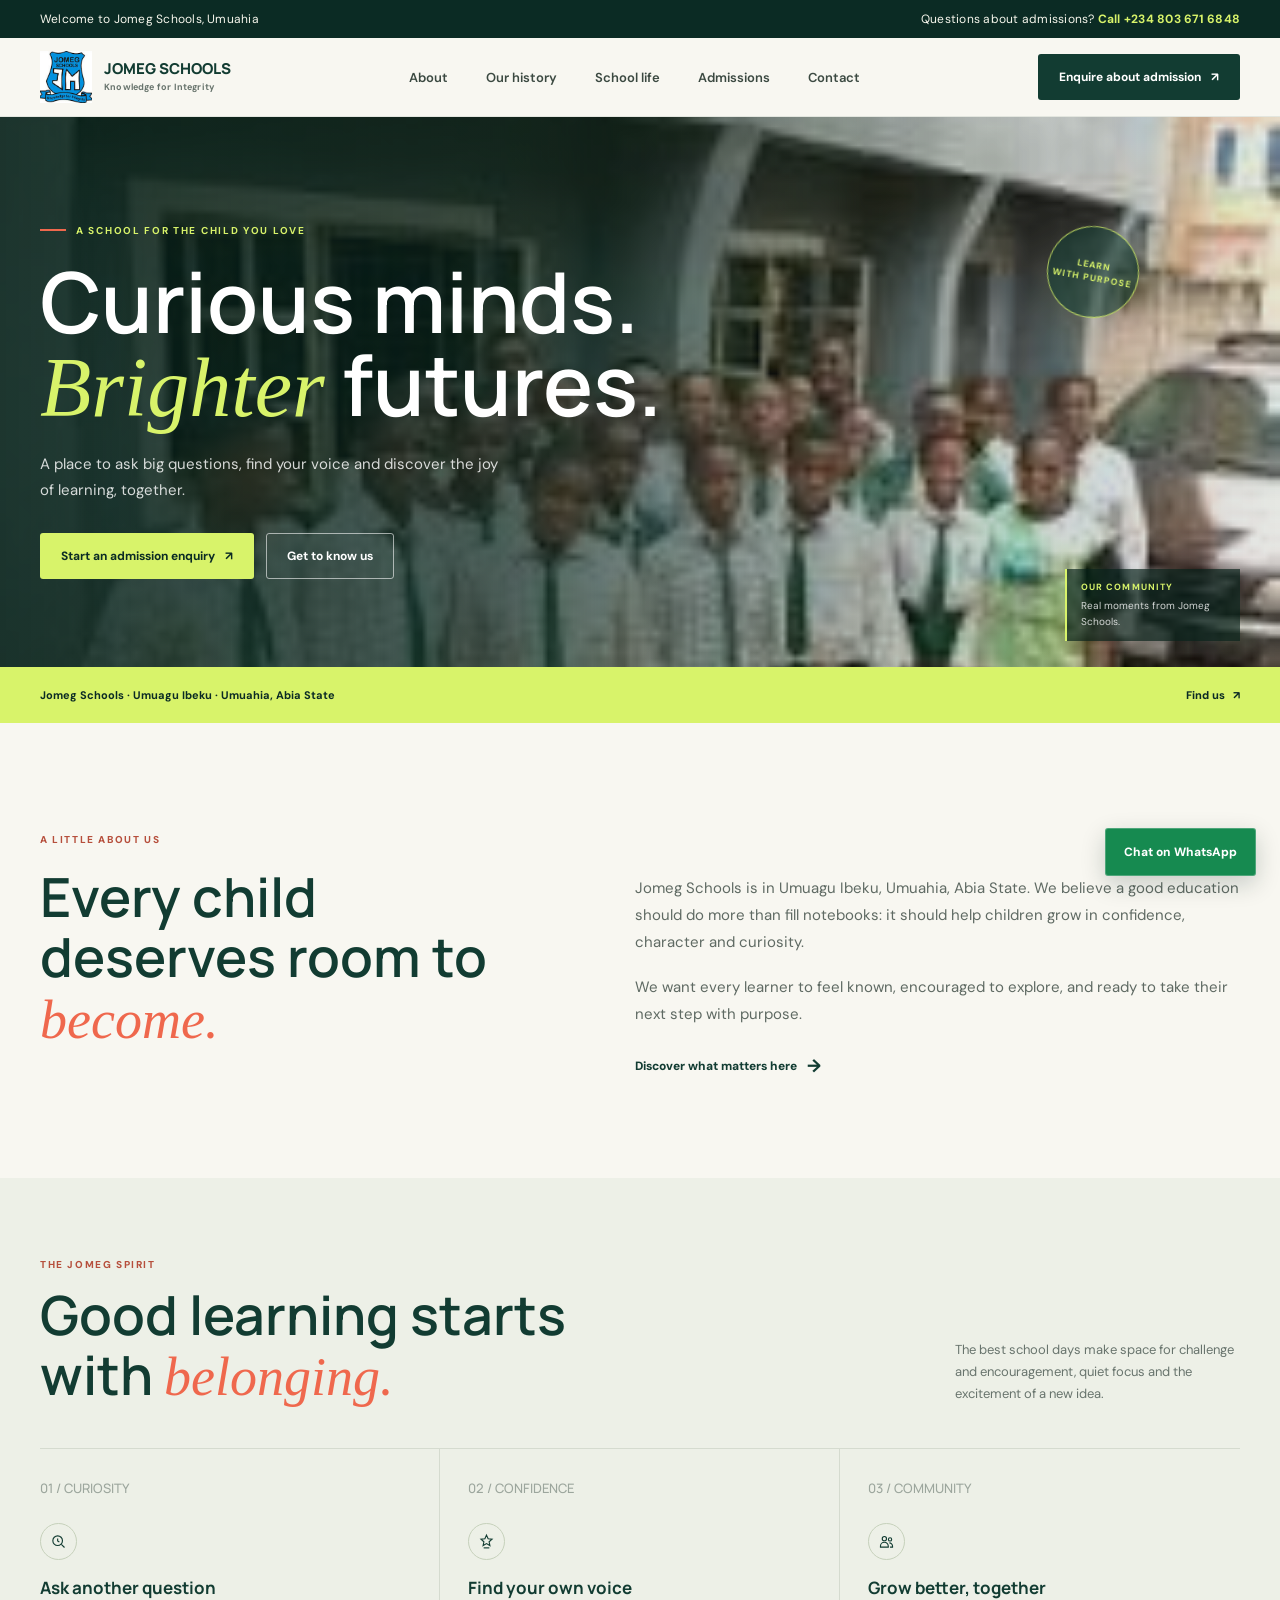
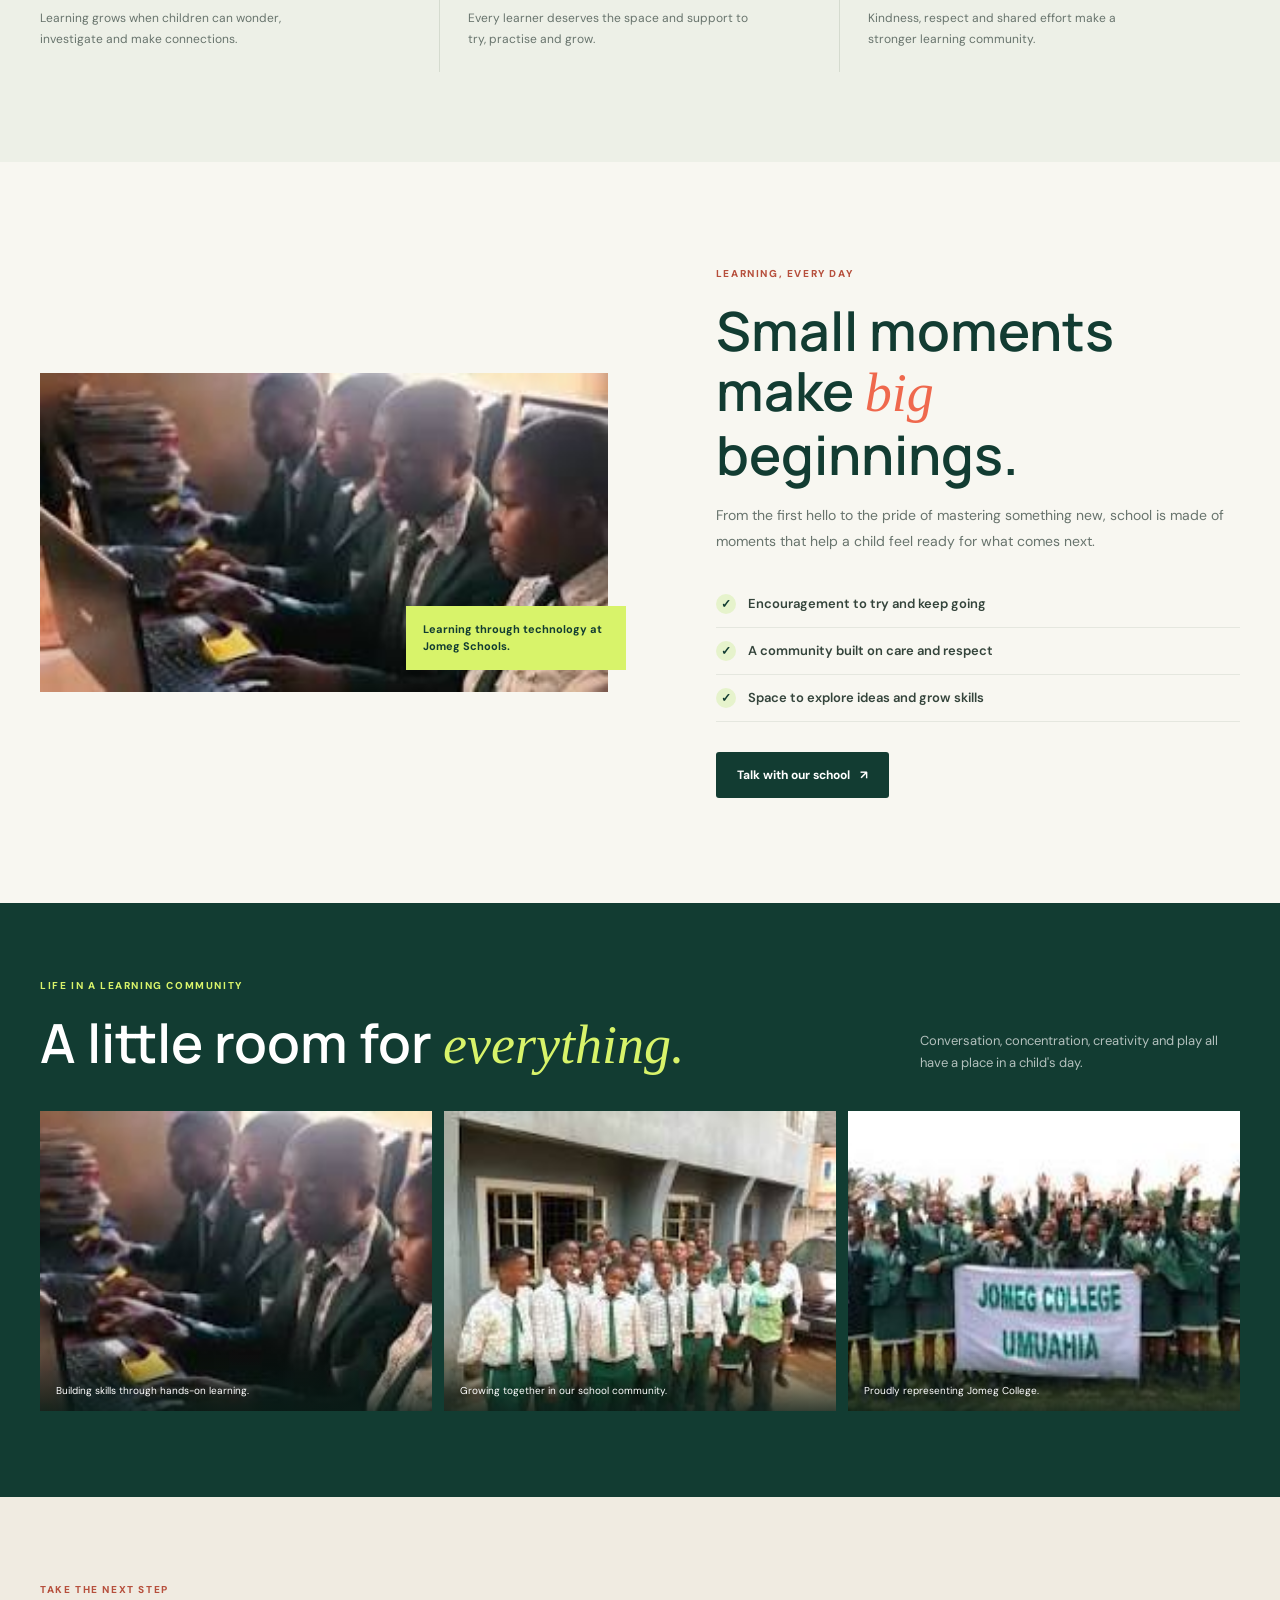
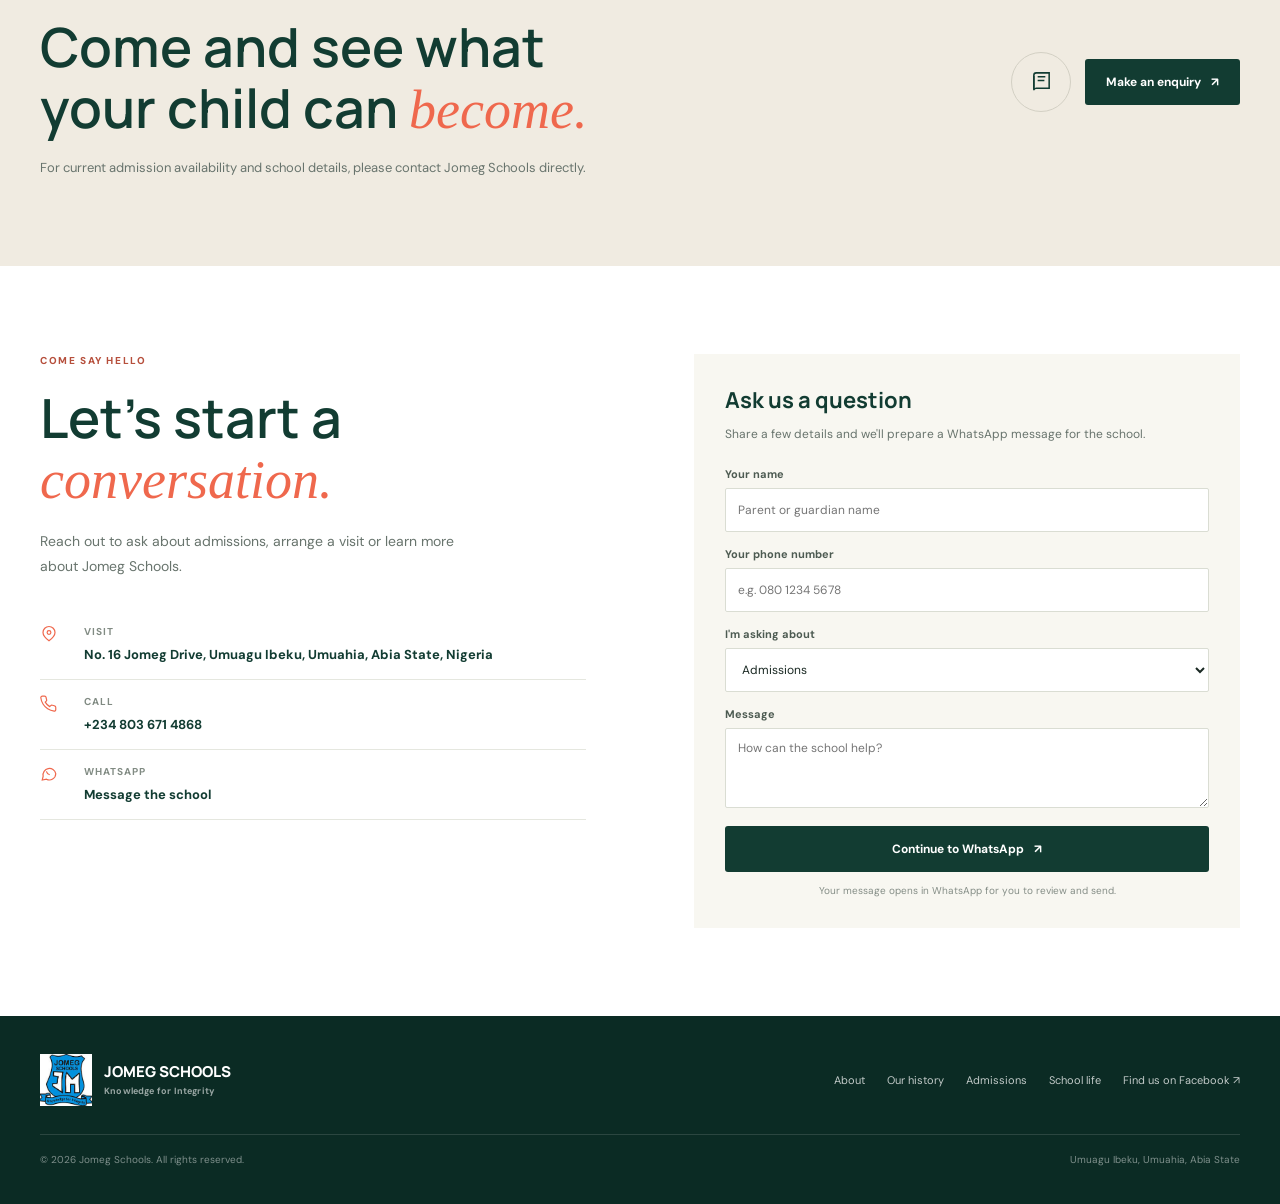
<file: index.html>
<!DOCTYPE html>
<html lang="en">

<head>
    <meta charset="utf-8">
    <meta name="viewport" content="width=device-width, initial-scale=1">
    <meta name="theme-color" content="#123c32">
    <meta name="description"
        content="Jomeg Schools, Umuagu Ibeku, Umuahia. A school for curious minds, kind hearts and bright futures.">
    <title>Jomeg Schools | Knowledge for Integrity</title>
    <link rel="preconnect" href="https://fonts.googleapis.com">
    <link rel="preconnect" href="https://fonts.gstatic.com" crossorigin>
    <link
        href="https://fonts.googleapis.com/css2?family=DM+Sans:wght@400;500;600;700&family=Manrope:wght@400;500;600;700;800&display=swap"
        rel="stylesheet">
    <link rel="stylesheet" href="index.css">
    <script src="site.js" defer></script>
</head>

<body class="home-page">
    <div class="announcement">
        <div class="shell announcement-inner">
            <p>Welcome to Jomeg Schools, Umuahia</p>
            <p>Questions about admissions? <a href="tel:+234 803 671 6848">Call +234 803 671 6848</a></p>
        </div>
    </div>

    <header class="site-header">
        <div class="shell nav-row">
            <a class="brand" href="index.html#home" aria-label="Jomeg Schools home">
                <img class="brand-logo" src="Logo.png" alt="">
                <span><span class="brand-name">JOMEG SCHOOLS</span><span class="brand-sub">Knowledge for
                        Integrity</span></span>
            </a>
            <nav class="nav-links" id="site-nav" aria-label="Main navigation">
                <a href="about.html">About</a>
                <a href="history.html">Our history</a>
                <a href="index.html#school-life">School life</a>
                <a href="admissions.html">Admissions</a>
                <a href="index.html#contact">Contact</a>
            </nav>
            <div class="nav-actions">
                <button class="button button-dark" type="button" data-open-admissions>Enquire about admission <span
                        aria-hidden="true">↗</span></button>
                <button class="menu-toggle" type="button" aria-label="Open navigation" aria-expanded="false"
                    aria-controls="site-nav">
                    <svg viewBox="0 0 24 24" fill="none" stroke="currentColor" stroke-width="1.8" aria-hidden="true">
                        <path d="M4 7h16M4 12h16M4 17h16" />
                    </svg>
                </button>
            </div>
        </div>
    </header>

    <main>
        <section class="hero" id="home" aria-labelledby="hero-title">
            <img class="hero-image"
                src="image.png"
                alt="Jomeg pupils gathered outside their school building" fetchpriority="high">
            <div class="shell hero-content">
                <p class="eyebrow">A school for the child you love</p>
                <h1 id="hero-title">Curious minds.<br><em>Brighter</em> futures.</h1>
                <p class="hero-copy">A place to ask big questions, find your voice and discover the joy of learning,
                    together.</p>
                <div class="hero-buttons">
                    <button class="button button-lime" type="button" data-open-admissions>Start an admission enquiry
                        <span aria-hidden="true">↗</span></button>
                    <a class="button button-outline" href="about.html">Get to know us</a>
                </div>
            </div>
            <div class="hero-stamp" aria-hidden="true"><span>Learn<br>with purpose</span></div>
            <div class="hero-note"><strong>Our community</strong>Real moments from Jomeg Schools.</div>
            <div class="ticker">
                <div class="shell ticker-inner">
                    <p>Jomeg Schools · Umuagu Ibeku · Umuahia, Abia State</p><a href="#contact">Find us <span
                            aria-hidden="true">↗</span></a>
                </div>
            </div>
        </section>

        <section class="intro" id="our-school">
            <div class="shell intro-grid reveal">
                <div>
                    <p class="section-label">A little about us</p>
                    <h2>Every child deserves room to <em>become.</em></h2>
                </div>
                <div class="intro-copy">
                    <p>Jomeg Schools is in Umuagu Ibeku, Umuahia, Abia State. We believe a good education should do more
                        than fill notebooks: it should help children grow in confidence, character and curiosity.</p>
                    <p>We want every learner to feel known, encouraged to explore, and ready to take their next step
                        with purpose.</p>
                    <a class="text-link" href="#values">Discover what matters here <span aria-hidden="true">→</span></a>
                </div>
            </div>
        </section>

        <section class="values" id="values">
            <div class="shell">
                <div class="section-top reveal">
                    <div>
                        <p class="section-label">The Jomeg spirit</p>
                        <h2 class="section-heading">Good learning starts with <em>belonging.</em></h2>
                    </div>
                    <p class="section-aside">The best school days make space for challenge and encouragement, quiet
                        focus and the excitement of a new idea.</p>
                </div>
                <div class="value-grid">
                    <article class="value-item reveal">
                        <span class="value-number">01 / CURIOSITY</span>
                        <span class="value-icon" aria-hidden="true"><svg viewBox="0 0 24 24" fill="none"
                                stroke="currentColor" stroke-width="1.6">
                                <circle cx="10.8" cy="10.8" r="6.8" />
                                <path d="m16 16 4.5 4.5M10.8 7.8v3.5l2.4 1.5" />
                            </svg></span>
                        <h3>Ask another question</h3>
                        <p>Learning grows when children can wonder, investigate and make connections.</p>
                    </article>
                    <article class="value-item reveal">
                        <span class="value-number">02 / CONFIDENCE</span>
                        <span class="value-icon" aria-hidden="true"><svg viewBox="0 0 24 24" fill="none"
                                stroke="currentColor" stroke-width="1.6">
                                <path
                                    d="m12 3 2.3 5.1 5.5.6-4.1 3.7 1.1 5.4-4.8-2.8-4.8 2.8 1.1-5.4-4.1-3.7 5.5-.6L12 3Z" />
                                <path d="M8 21h8" />
                            </svg></span>
                        <h3>Find your own voice</h3>
                        <p>Every learner deserves the space and support to try, practise and grow.</p>
                    </article>
                    <article class="value-item reveal">
                        <span class="value-number">03 / COMMUNITY</span>
                        <span class="value-icon" aria-hidden="true"><svg viewBox="0 0 24 24" fill="none"
                                stroke="currentColor" stroke-width="1.6">
                                <circle cx="9" cy="8" r="3" />
                                <circle cx="17" cy="9" r="2.3" />
                                <path d="M3.5 20v-1.5a5.5 5.5 0 0 1 11 0V20h-11ZM16 14a4.5 4.5 0 0 1 4.5 4.5V20H17" />
                            </svg></span>
                        <h3>Grow better, together</h3>
                        <p>Kindness, respect and shared effort make a stronger learning community.</p>
                    </article>
                </div>
            </div>
        </section>

        <section class="campus">
            <div class="shell campus-grid">
                <div class="campus-photo-wrap reveal">
                    <img class="campus-photo" src="student.png"
                        alt="Jomeg students learning together during a computer lesson"
                        loading="lazy">
                    <div class="photo-tag">Learning through technology at Jomeg Schools.</div>
                </div>
                <div class="campus-copy reveal">
                    <p class="section-label">Learning, every day</p>
                    <h2 class="section-heading">Small moments make <em>big</em> beginnings.</h2>
                    <p>From the first hello to the pride of mastering something new, school is made of moments that help
                        a child feel ready for what comes next.</p>
                    <ul class="campus-points">
                        <li><span class="check" aria-hidden="true">✓</span> Encouragement to try and keep going</li>
                        <li><span class="check" aria-hidden="true">✓</span> A community built on care and respect</li>
                        <li><span class="check" aria-hidden="true">✓</span> Space to explore ideas and grow skills</li>
                    </ul>
                    <button class="button button-dark" type="button" data-open-admissions>Talk with our school <span
                            aria-hidden="true">↗</span></button>
                </div>
            </div>
        </section>

        <section class="community" id="school-life">
            <div class="shell">
                <div class="community-top reveal">
                    <div>
                        <p class="section-label">Life in a learning community</p>
                        <h2 class="section-heading">A little room for <em>everything.</em></h2>
                    </div>
                    <p>Conversation, concentration, creativity and play all have a place in a child's day.</p>
                </div>
                <div class="gallery">
                    <figure class="reveal"><img
                            src="student.png"
                            alt="Jomeg students working at computers during a lesson"
                            loading="lazy">
                        <figcaption>Building skills through hands-on learning.</figcaption>
                    </figure>
                    <figure class="reveal"><img
                            src="image.png"
                            alt="Jomeg pupils gathered outside their school building"
                            loading="lazy">
                        <figcaption>Growing together in our school community.</figcaption>
                    </figure>
                    <figure class="reveal"><img
                            src="Students.png"
                            alt="Jomeg College pupils standing together with their school banner"
                            loading="lazy">
                        <figcaption>Proudly representing Jomeg College.</figcaption>
                    </figure>
                </div>
            </div>
        </section>

        <section class="admissions">
            <div class="shell admission-grid reveal">
                <div>
                    <p class="section-label">Take the next step</p>
                    <h2 class="section-heading">Come and see what your child can <em>become.</em></h2>
                    <p class="admission-note">For current admission availability and school details, please contact
                        Jomeg Schools directly.</p>
                </div>
                <div class="admission-cta"><span class="cta-mark" aria-hidden="true"><svg viewBox="0 0 24 24"
                            fill="none" stroke="currentColor" stroke-width="1.6">
                            <path d="M4 5.5A2.5 2.5 0 0 1 6.5 3H20v16H6.5A2.5 2.5 0 0 0 4 21V5.5Z" />
                            <path d="M4 6v13.5M8 7h8M8 11h7" />
                        </svg></span><button class="button button-dark" type="button" data-open-admissions>Make an
                        enquiry <span aria-hidden="true">↗</span></button></div>
            </div>
        </section>

        <section class="contact" id="contact">
            <div class="shell contact-grid">
                <div class="reveal">
                    <p class="section-label">Come say hello</p>
                    <h2 class="section-heading">Let's start a <em>conversation.</em></h2>
                    <p class="contact-lede">Reach out to ask about admissions, arrange a visit or learn more about Jomeg
                        Schools.</p>
                    <div class="contact-details">
                        <div class="contact-row"><svg viewBox="0 0 24 24" fill="none" stroke="currentColor"
                                stroke-width="1.6" aria-hidden="true">
                                <path d="M20 10c0 5-8 11-8 11S4 15 4 10a8 8 0 1 1 16 0Z" />
                                <circle cx="12" cy="10" r="2.5" />
                            </svg>
                            <div><span>Visit</span><strong>No. 16 Jomeg Drive, Umuagu Ibeku, Umuahia, Abia State, Nigeria</strong></div>
                        </div>
                        <div class="contact-row"><svg viewBox="0 0 24 24" fill="none" stroke="currentColor"
                                stroke-width="1.6" aria-hidden="true">
                                <path
                                    d="M21 16.5v3a2 2 0 0 1-2.2 2 19.8 19.8 0 0 1-8.6-3.1 19.4 19.4 0 0 1-6-6A19.8 19.8 0 0 1 1.1 3.7 2 2 0 0 1 3.1 1.5h3a2 2 0 0 1 2 1.7c.1 1 .4 2 .7 2.9a2 2 0 0 1-.5 2.1L7 9.5a16 16 0 0 0 6 6l1.3-1.3a2 2 0 0 1 2.1-.5c.9.3 1.9.6 2.9.7a2 2 0 0 1 1.7 2.1Z" />
                            </svg>
                            <div><span>Call</span><a href="tel:+2348036714868">+234 803 671 4868</a></div>
                        </div>
                        <div class="contact-row"><svg viewBox="0 0 24 24" fill="none" stroke="currentColor"
                                stroke-width="1.6" aria-hidden="true">
                                <path d="M21 11.5a8.4 8.4 0 0 1-12.4 7.4L3 20l1.2-5.1A8.4 8.4 0 1 1 21 11.5Z" />
                                <path d="M8.5 8.5c.5 2 2.5 4 4.5 4.5" />
                            </svg>
                            <div><span>WhatsApp</span><a href="https://wa.me/2348036714868" target="_blank"
                                    rel="noopener noreferrer">Message the school</a></div>
                        </div>
                    </div>
                </div>
                <div class="contact-card reveal">
                    <h3>Ask us a question</h3>
                    <p>Share a few details and we'll prepare a WhatsApp message for the school.</p>
                    <form id="contact-form">
                        <div class="field"><label for="contact-name">Your name</label><input id="contact-name"
                                name="name" autocomplete="name" required placeholder="Parent or guardian name"></div>
                        <div class="field"><label for="contact-phone">Your phone number</label><input id="contact-phone"
                                name="phone" type="tel" autocomplete="tel" required placeholder="e.g. 080 1234 5678">
                        </div>
                        <div class="field"><label for="contact-topic">I'm asking about</label><select id="contact-topic"
                                name="topic">
                                <option>Admissions</option>
                                <option>Arranging a school visit</option>
                                <option>General information</option>
                            </select></div>
                        <div class="field"><label for="contact-message">Message</label><textarea id="contact-message"
                                name="message" placeholder="How can the school help?"></textarea></div>
                        <button class="button button-dark" type="submit">Continue to WhatsApp <span
                                aria-hidden="true">↗</span></button>
                        <p class="form-hint">Your message opens in WhatsApp for you to review and send.</p>
                    </form>
                </div>
            </div>
        </section>
    </main>

    <footer class="footer">
        <div class="shell">
            <div class="footer-main">
                <a class="brand" href="index.html#home" aria-label="Jomeg Schools, back to top"><img class="brand-logo"
                        src="Logo.png" alt=""><span><span class="brand-name">JOMEG SCHOOLS</span><span
                            class="brand-sub">Knowledge for Integrity</span></span></a>
                <nav class="footer-links" aria-label="Footer navigation"><a href="about.html">About</a><a
                        href="history.html">Our history</a><a href="admissions.html">Admissions</a><a
                        href="index.html#school-life">School life</a><a
                        href="https://www.facebook.com/search/top?q=jomeg%20schools%20umuahia" target="_blank"
                        rel="noopener noreferrer">Find us on Facebook ↗</a></nav>
            </div>
            <div class="footer-bottom">
                <p>© <span id="year"></span> Jomeg Schools. All rights reserved.</p>
                <p>Umuagu Ibeku, Umuahia, Abia State</p>
            </div>
        </div>
    </footer>

    <dialog id="admission-dialog" aria-labelledby="dialog-title">
        <div class="dialog-inner">
            <button class="dialog-close" type="button" aria-label="Close admission enquiry">✕</button>
            <p class="section-label">Admissions enquiry</p>
            <h2 id="dialog-title">Let's talk about your child.</h2>
            <p>Leave your details and we'll open a WhatsApp message addressed to Jomeg Schools.</p>
            <form id="admission-form">
                <div class="field"><label for="parent-name">Parent or guardian name</label><input id="parent-name"
                        name="name" autocomplete="name" required placeholder="Your name"></div>
                <div class="field"><label for="parent-phone">Your phone number</label><input id="parent-phone"
                        name="phone" type="tel" autocomplete="tel" required placeholder="e.g. 080 1234 5678"></div>
                <div class="field"><label for="child-level">What would you like to know?</label><select id="child-level"
                        name="interest">
                        <option>Admission availability</option>
                        <option>School visit</option>
                        <option>School information</option>
                    </select></div>
                <button class="button button-dark" type="submit">Continue to WhatsApp <span
                        aria-hidden="true">↗</span></button>
            </form>
        </div>
    </dialog>

</body>

</html>
</file>
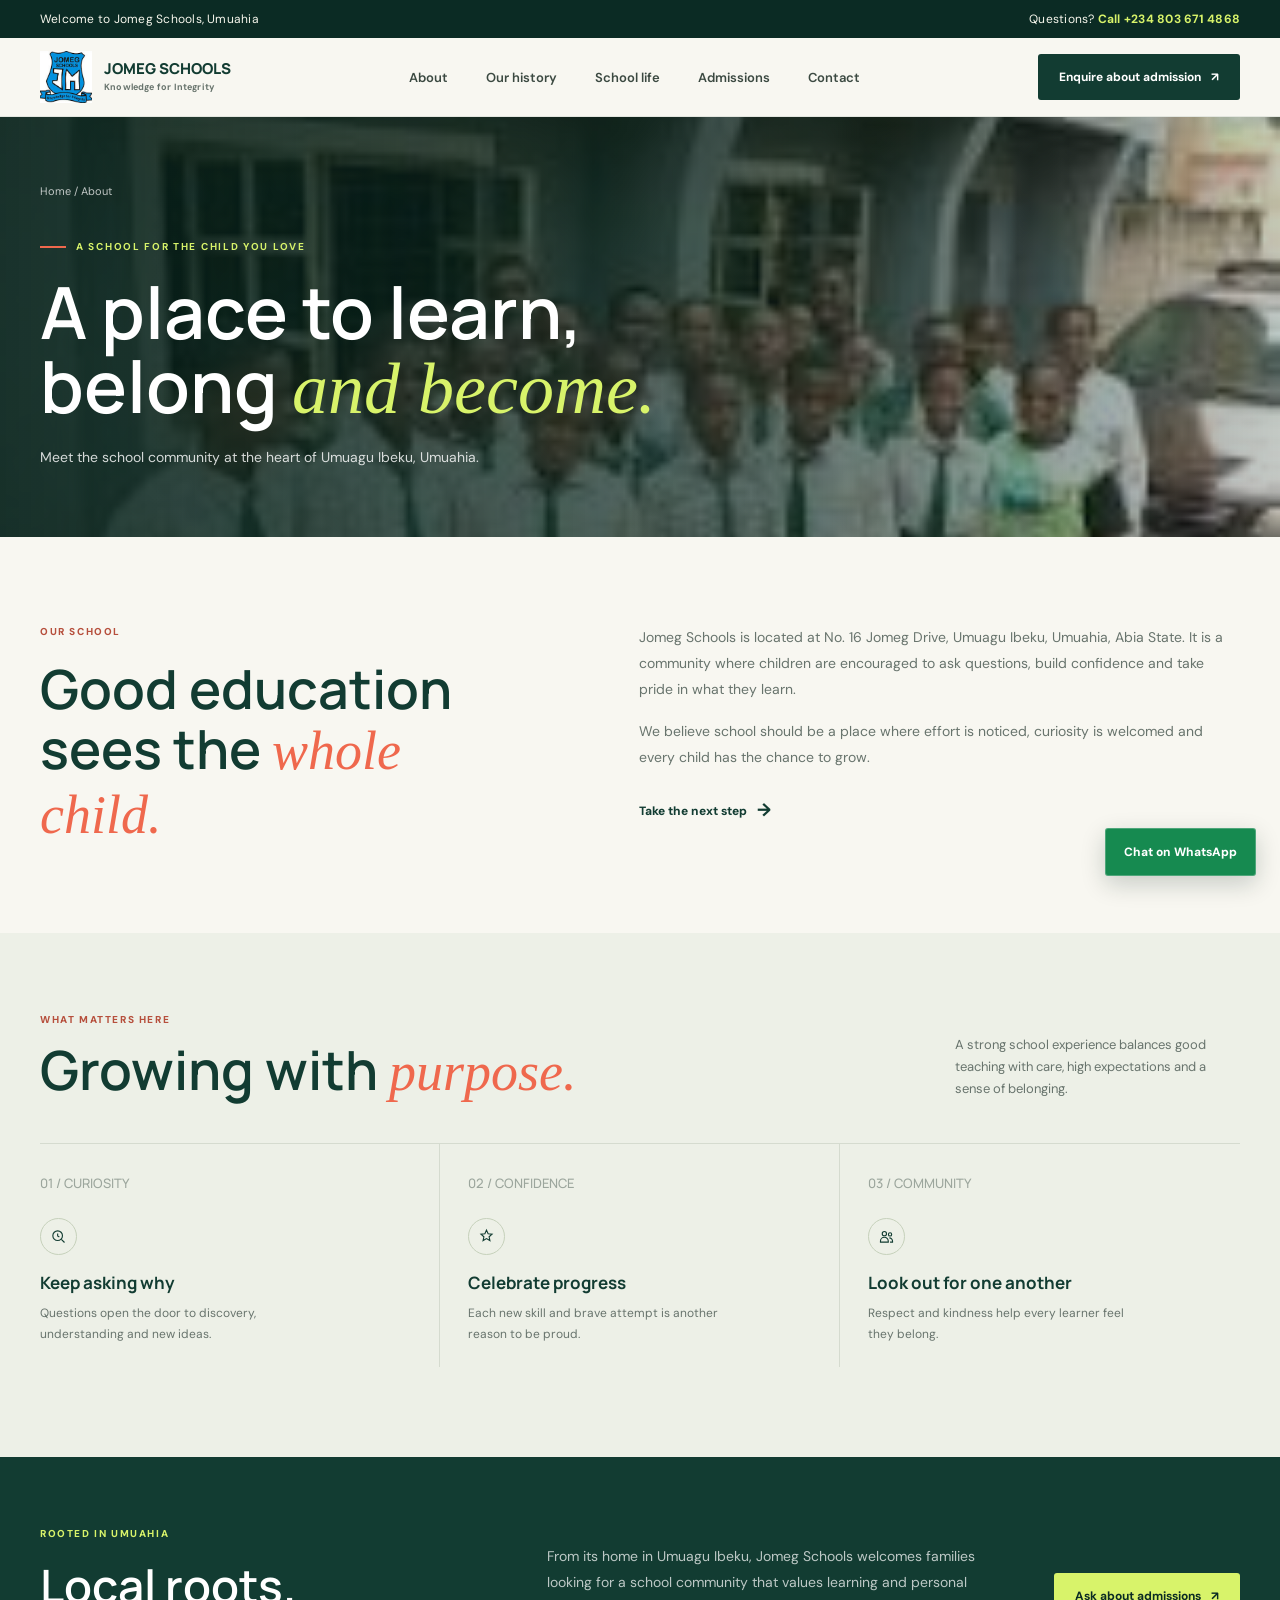
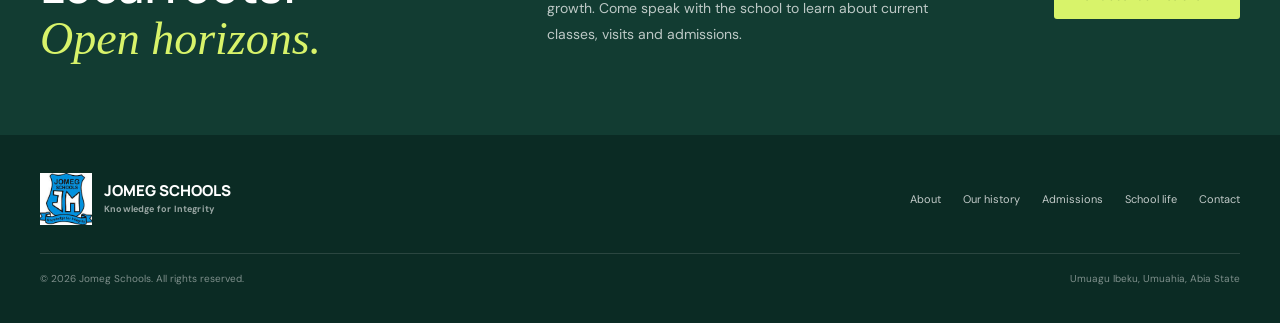
<file: about.html>
<!DOCTYPE html>
<html lang="en">
<head>
  <meta charset="utf-8">
  <meta name="viewport" content="width=device-width, initial-scale=1">
  <meta name="theme-color" content="#123c32">
  <meta name="description" content="Get to know Jomeg Schools in Umuagu Ibeku, Umuahia, Abia State.">
  <title>About Jomeg Schools | A place to grow</title>
  <link rel="preconnect" href="https://fonts.googleapis.com">
  <link rel="preconnect" href="https://fonts.gstatic.com" crossorigin>
  <link href="https://fonts.googleapis.com/css2?family=DM+Sans:wght@400;500;600;700&family=Manrope:wght@400;500;600;700;800&display=swap" rel="stylesheet">
  <link rel="stylesheet" href="about.css">
  <script src="site.js" defer></script>
</head>
<body class="about-page">
  <div class="announcement"><div class="shell announcement-inner"><p>Welcome to Jomeg Schools, Umuahia</p><p>Questions? <a href="tel:+2348036714868">Call +234 803 671 4868</a></p></div></div>
  <header class="site-header">
    <div class="shell nav-row">
      <a class="brand" href="index.html#home" aria-label="Jomeg Schools home"><img class="brand-logo" src="Logo.png" alt=""><span><span class="brand-name">JOMEG SCHOOLS</span><span class="brand-sub">Knowledge for Integrity</span></span></a>
      <nav class="nav-links" id="site-nav" aria-label="Main navigation">
        <a href="about.html" aria-current="page">About</a><a href="history.html">Our history</a><a href="index.html#school-life">School life</a><a href="admissions.html">Admissions</a><a href="index.html#contact">Contact</a>
      </nav>
      <div class="nav-actions"><a class="button button-dark" href="admissions.html">Enquire about admission <span aria-hidden="true">↗</span></a><button class="menu-toggle" type="button" aria-label="Open navigation" aria-expanded="false" aria-controls="site-nav"><svg viewBox="0 0 24 24" fill="none" stroke="currentColor" stroke-width="1.8" aria-hidden="true"><path d="M4 7h16M4 12h16M4 17h16"/></svg></button></div>
    </div>
  </header>
  <main>
    <section class="page-hero" aria-labelledby="page-title">
      <img class="page-hero-image" src="image.png" alt="Jomeg pupils gathered outside their school building">
      <div class="shell page-hero-content"><p class="breadcrumbs"><a href="index.html">Home</a> / About</p><p class="eyebrow">A school for the child you love</p><h1 id="page-title">A place to learn, belong <em>and become.</em></h1><p class="page-hero-copy">Meet the school community at the heart of Umuagu Ibeku, Umuahia.</p></div>
    </section>
    <section class="page-content">
      <div class="shell page-intro-grid">
        <div><p class="section-label">Our school</p><h2 class="section-heading">Good education sees the <em>whole child.</em></h2></div>
        <div class="page-copy"><p>Jomeg Schools is located at No. 16 Jomeg Drive, Umuagu Ibeku, Umuahia, Abia State. It is a community where children are encouraged to ask questions, build confidence and take pride in what they learn.</p><p>We believe school should be a place where effort is noticed, curiosity is welcomed and every child has the chance to grow.</p><a class="text-link" href="admissions.html">Take the next step <span aria-hidden="true">→</span></a></div>
      </div>
    </section>
    <section class="values">
      <div class="shell"><div class="section-top"><div><p class="section-label">What matters here</p><h2 class="section-heading">Growing with <em>purpose.</em></h2></div><p class="section-aside">A strong school experience balances good teaching with care, high expectations and a sense of belonging.</p></div>
        <div class="value-grid">
          <article class="value-item"><span class="value-number">01 / CURIOSITY</span><span class="value-icon" aria-hidden="true"><svg viewBox="0 0 24 24" fill="none" stroke="currentColor" stroke-width="1.6"><circle cx="10.8" cy="10.8" r="6.8"/><path d="m16 16 4.5 4.5M10.8 7.8v3.5l2.4 1.5"/></svg></span><h3>Keep asking why</h3><p>Questions open the door to discovery, understanding and new ideas.</p></article>
          <article class="value-item"><span class="value-number">02 / CONFIDENCE</span><span class="value-icon" aria-hidden="true"><svg viewBox="0 0 24 24" fill="none" stroke="currentColor" stroke-width="1.6"><path d="m12 3 2.3 5.1 5.5.6-4.1 3.7 1.1 5.4-4.8-2.8-4.8 2.8 1.1-5.4-4.1-3.7 5.5-.6L12 3Z"/></svg></span><h3>Celebrate progress</h3><p>Each new skill and brave attempt is another reason to be proud.</p></article>
          <article class="value-item"><span class="value-number">03 / COMMUNITY</span><span class="value-icon" aria-hidden="true"><svg viewBox="0 0 24 24" fill="none" stroke="currentColor" stroke-width="1.6"><circle cx="9" cy="8" r="3"/><circle cx="17" cy="9" r="2.3"/><path d="M3.5 20v-1.5a5.5 5.5 0 0 1 11 0V20h-11ZM16 14a4.5 4.5 0 0 1 4.5 4.5V20H17"/></svg></span><h3>Look out for one another</h3><p>Respect and kindness help every learner feel they belong.</p></article>
        </div>
      </div>
    </section>
    <section class="page-content page-highlight"><div class="shell page-highlight-inner"><div><p class="section-label">Rooted in Umuahia</p><h2 class="section-heading">Local roots.<br><em>Open horizons.</em></h2></div><p class="page-copy">From its home in Umuagu Ibeku, Jomeg Schools welcomes families looking for a school community that values learning and personal growth. Come speak with the school to learn about current classes, visits and admissions.</p><a class="button button-lime" href="admissions.html">Ask about admissions <span aria-hidden="true">↗</span></a></div></section>
  </main>
  <footer class="footer"><div class="shell"><div class="footer-main"><a class="brand" href="index.html#home" aria-label="Jomeg Schools home"><img class="brand-logo" src="Logo.png" alt=""><span><span class="brand-name">JOMEG SCHOOLS</span><span class="brand-sub">Knowledge for Integrity</span></span></a><nav class="footer-links" aria-label="Footer navigation"><a href="about.html">About</a><a href="history.html">Our history</a><a href="admissions.html">Admissions</a><a href="index.html#school-life">School life</a><a href="index.html#contact">Contact</a></nav></div><div class="footer-bottom"><p>© <span id="year"></span> Jomeg Schools. All rights reserved.</p><p>Umuagu Ibeku, Umuahia, Abia State</p></div></div></footer>
</body>
</html>
</file>
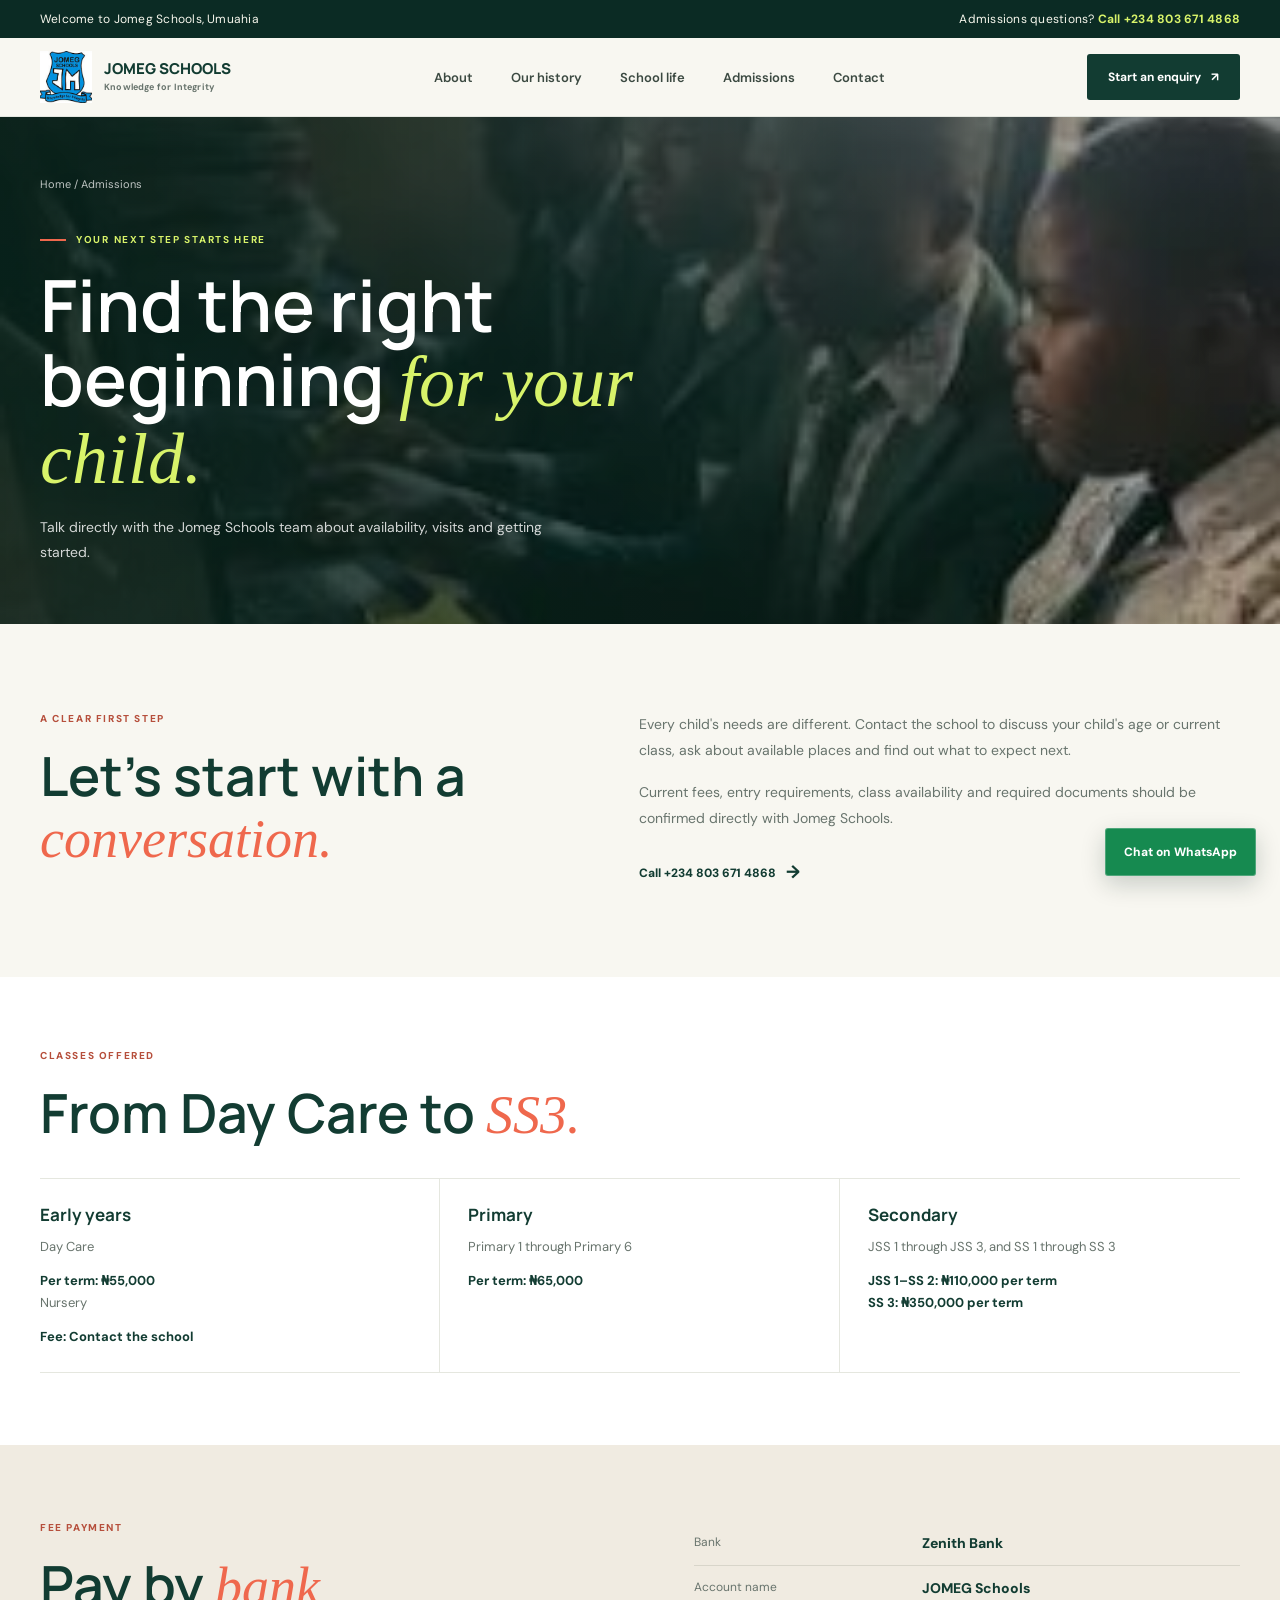
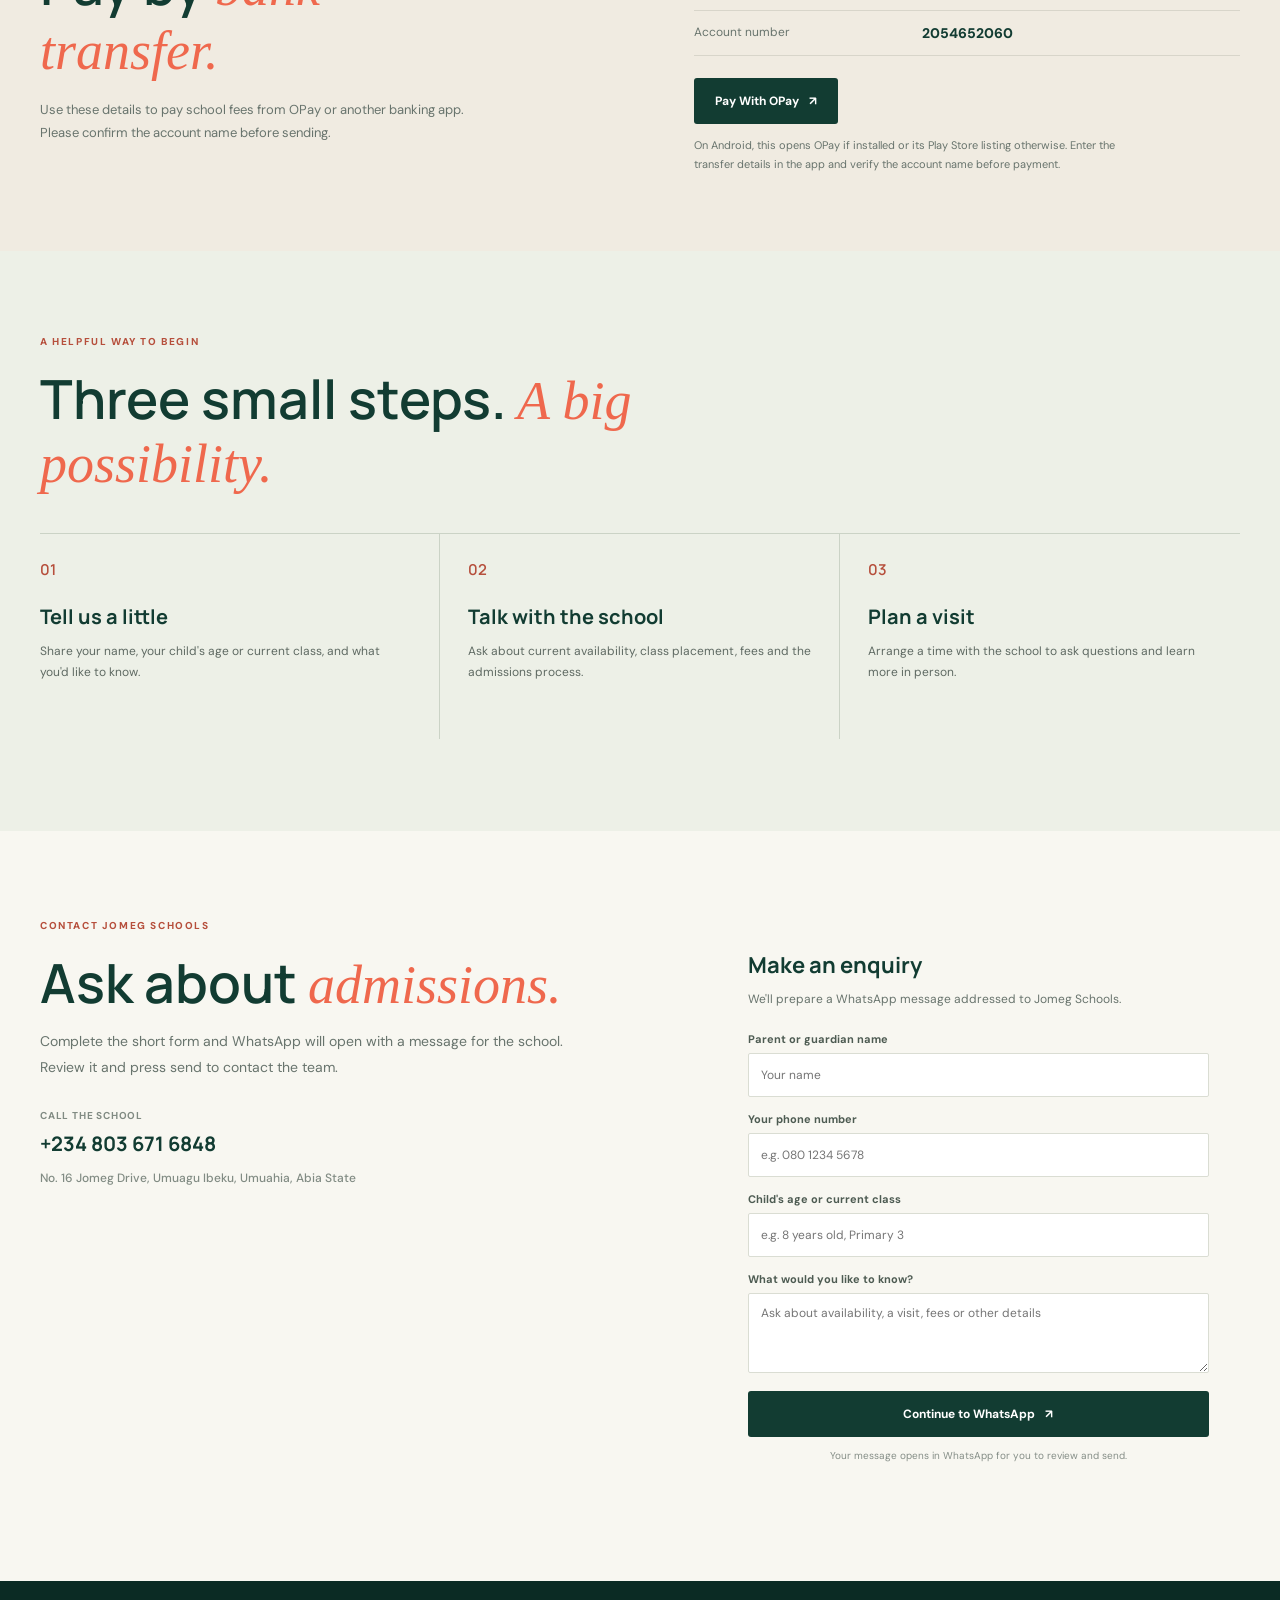
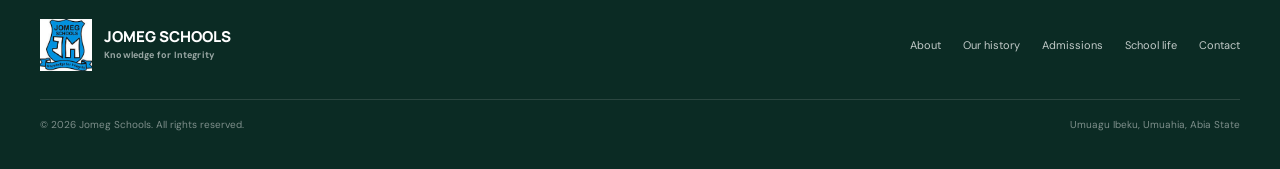
<file: admissions.html>
<!DOCTYPE html>
<html lang="en">

<head>
    <meta charset="utf-8">
    <meta name="viewport" content="width=device-width, initial-scale=1">
    <meta name="theme-color" content="#123c32">
    <meta name="description"
        content="Contact Jomeg Schools in Umuagu Ibeku, Umuahia to ask about admissions and arrange a visit.">
    <title>Admissions | Jomeg Schools</title>
    <link rel="preconnect" href="https://fonts.googleapis.com">
    <link rel="preconnect" href="https://fonts.gstatic.com" crossorigin>
    <link
        href="https://fonts.googleapis.com/css2?family=DM+Sans:wght@400;500;600;700&family=Manrope:wght@400;500;600;700;800&display=swap"
        rel="stylesheet">
    <link rel="stylesheet" href="admissions.css">
    <script src="site.js" defer></script>
</head>

<body class="admissions-page">
    <div class="announcement">
        <div class="shell announcement-inner">
            <p>Welcome to Jomeg Schools, Umuahia</p>
            <p>Admissions questions? <a href="tel:+2348036714868">Call +234 803 671 4868</a></p>
        </div>
    </div>
    <header class="site-header">
        <div class="shell nav-row">
            <a class="brand" href="index.html#home" aria-label="Jomeg Schools home"><img class="brand-logo"
                    src="Logo.png" alt=""><span><span class="brand-name">JOMEG SCHOOLS</span><span
                        class="brand-sub">Knowledge for Integrity</span></span></a>
            <nav class="nav-links" id="site-nav" aria-label="Main navigation"><a href="about.html">About</a><a
                    href="history.html">Our history</a><a href="index.html#school-life">School life</a><a
                    href="admissions.html" aria-current="page">Admissions</a><a href="index.html#contact">Contact</a>
            </nav>
            <div class="nav-actions"><a class="button button-dark" href="#enquiry">Start an enquiry <span
                        aria-hidden="true">↗</span></a><button class="menu-toggle" type="button"
                    aria-label="Open navigation" aria-expanded="false" aria-controls="site-nav"><svg viewBox="0 0 24 24"
                        fill="none" stroke="currentColor" stroke-width="1.8" aria-hidden="true">
                        <path d="M4 7h16M4 12h16M4 17h16" />
                    </svg></button></div>
        </div>
    </header>
    <main>
        <section class="page-hero" aria-labelledby="page-title">
            <img class="page-hero-image" src="student.png" alt="Jomeg students learning together during a computer lesson">
            <div class="shell page-hero-content">
                <p class="breadcrumbs"><a href="index.html">Home</a> / Admissions</p>
                <p class="eyebrow">Your next step starts here</p>
                <h1 id="page-title">Find the right beginning <em>for your child.</em></h1>
                <p class="page-hero-copy">Talk directly with the Jomeg Schools team about availability, visits and
                    getting started.</p>
            </div>
        </section>
        <section class="page-content">
            <div class="shell page-intro-grid">
                <div>
                    <p class="section-label">A clear first step</p>
                    <h2 class="section-heading">Let's start with a <em>conversation.</em></h2>
                </div>
                <div class="page-copy">
                    <p>Every child's needs are different. Contact the school to discuss your child's age or current
                        class, ask about available places and find out what to expect next.</p>
                    <p>Current fees, entry requirements, class availability and required documents should be confirmed
                        directly with Jomeg Schools.</p><a class="text-link" href="tel:+2348036714868">Call +234 803 671
                        4868 <span aria-hidden="true">→</span></a>
                </div>
            </div>
        </section>
        <section class="class-level-section" aria-labelledby="class-level-title">
            <div class="shell">
                <p class="section-label">Classes offered</p>
                <h2 class="section-heading class-level-heading" id="class-level-title">From Day Care to <em>SS3.</em>
                </h2>
                <div class="class-level-grid">
                    <div class="class-level">
                        <h3>Early years</h3>
                        <p>Day Care</p>
                        <p class="class-fee">Per term: ₦55,000</p>
                        <p>Nursery</p>
                        <p class="class-fee">Fee: Contact the school</p>
                    </div>
                    <div class="class-level">
                        <h3>Primary</h3>
                        <p>Primary 1 through Primary 6</p>
                        <p class="class-fee">Per term: ₦65,000</p>
                    </div>
                    <div class="class-level">
                        <h3>Secondary</h3>
                        <p>JSS 1 through JSS 3, and SS 1 through SS 3</p>
                        <p class="class-fee">JSS 1–SS 2: ₦110,000 per term<br>SS 3: ₦350,000 per term</p>
                    </div>
                </div>
            </div>
        </section>
        <section class="bank-payment-section" aria-labelledby="bank-payment-title">
            <div class="shell bank-payment-grid">
                <div class="bank-payment-copy">
                    <p class="section-label">Fee payment</p>
                    <h2 class="section-heading" id="bank-payment-title">Pay by <em>bank transfer.</em></h2>
                    <p>Use these details to pay school fees from OPay or another banking app. Please confirm the account
                        name before sending.</p>
                </div>
                <div class="bank-payment-details">
                    <dl>
                        <div>
                            <dt>Bank</dt>
                            <dd>Zenith Bank</dd>
                        </div>
                        <div>
                            <dt>Account name</dt>
                            <dd>JOMEG Schools</dd>
                        </div>
                        <div>
                            <dt>Account number</dt>
                            <dd>2054652060</dd>
                        </div>
                    </dl>
                    <a class="button button-dark opay-open-link" data-opay-transfer href="https://www.opayweb.com/"
                        target="_blank" rel="noopener noreferrer">Pay With OPay <span aria-hidden="true">↗</span></a>
                    <p class="bank-payment-note">On Android, this opens OPay if installed or its Play Store listing
                        otherwise. Enter the transfer details in the app and verify the account name before payment.</p>
                </div>
            </div>
        </section>
        <section class="admission-steps-section">
            <div class="shell">
                <p class="section-label">A helpful way to begin</p>
                <h2 class="section-heading">Three small steps. <em>A big possibility.</em></h2>
                <div class="admission-step-grid">
                    <article class="admission-step"><span class="step-index">01</span>
                        <h3>Tell us a little</h3>
                        <p>Share your name, your child's age or current class, and what you'd like to know.</p>
                    </article>
                    <article class="admission-step"><span class="step-index">02</span>
                        <h3>Talk with the school</h3>
                        <p>Ask about current availability, class placement, fees and the admissions process.</p>
                    </article>
                    <article class="admission-step"><span class="step-index">03</span>
                        <h3>Plan a visit</h3>
                        <p>Arrange a time with the school to ask questions and learn more in person.</p>
                    </article>
                </div>
            </div>
        </section>
        <section class="page-content" id="enquiry">
            <div class="shell enquiry-grid">
                <div>
                    <p class="section-label">Contact Jomeg Schools</p>
                    <h2 class="section-heading">Ask about <em>admissions.</em></h2>
                    <p class="page-copy">Complete the short form and WhatsApp will open with a message for the school.
                        Review it and press send to contact the team.</p>
                    <div class="enquiry-contact"><span>Call the school</span><a href="tel:+2348036714868">+234 803 671 6848</a><span>No. 16 Jomeg Drive, Umuagu Ibeku, Umuahia, Abia State</span></div>
                </div>
                <div class="contact-card">
                    <h3>Make an enquiry</h3>
                    <p>We'll prepare a WhatsApp message addressed to Jomeg Schools.</p>
                    <form id="admission-form">
                        <div class="field"><label for="parent-name">Parent or guardian name</label><input
                                id="parent-name" name="name" autocomplete="name" required placeholder="Your name"></div>
                        <div class="field"><label for="parent-phone">Your phone number</label><input id="parent-phone"
                                name="phone" type="tel" autocomplete="tel" required placeholder="e.g. 080 1234 5678">
                        </div>
                        <div class="field"><label for="child-class">Child's age or current class</label><input
                                id="child-class" name="class" required placeholder="e.g. 8 years old, Primary 3"></div>
                        <div class="field"><label for="enquiry-message">What would you like to know?</label><textarea
                                id="enquiry-message" name="message"
                                placeholder="Ask about availability, a visit, fees or other details"></textarea></div>
                        <button class="button button-dark" type="submit">Continue to WhatsApp <span
                                aria-hidden="true">↗</span></button>
                        <p class="form-hint">Your message opens in WhatsApp for you to review and send.</p>
                    </form>
                </div>
            </div>
        </section>
    </main>
    <footer class="footer">
        <div class="shell">
            <div class="footer-main"><a class="brand" href="index.html#home" aria-label="Jomeg Schools home"><img
                        class="brand-logo" src="Logo.png" alt=""><span><span class="brand-name">JOMEG
                            SCHOOLS</span><span class="brand-sub">Knowledge for Integrity</span></span></a>
                <nav class="footer-links" aria-label="Footer navigation"><a href="about.html">About</a><a
                        href="history.html">Our history</a><a href="admissions.html">Admissions</a><a
                        href="index.html#school-life">School life</a><a href="index.html#contact">Contact</a></nav>
            </div>
            <div class="footer-bottom">
                <p>© <span id="year"></span> Jomeg Schools. All rights reserved.</p>
                <p>Umuagu Ibeku, Umuahia, Abia State</p>
            </div>
        </div>
    </footer>
</body>

</html>
</file>
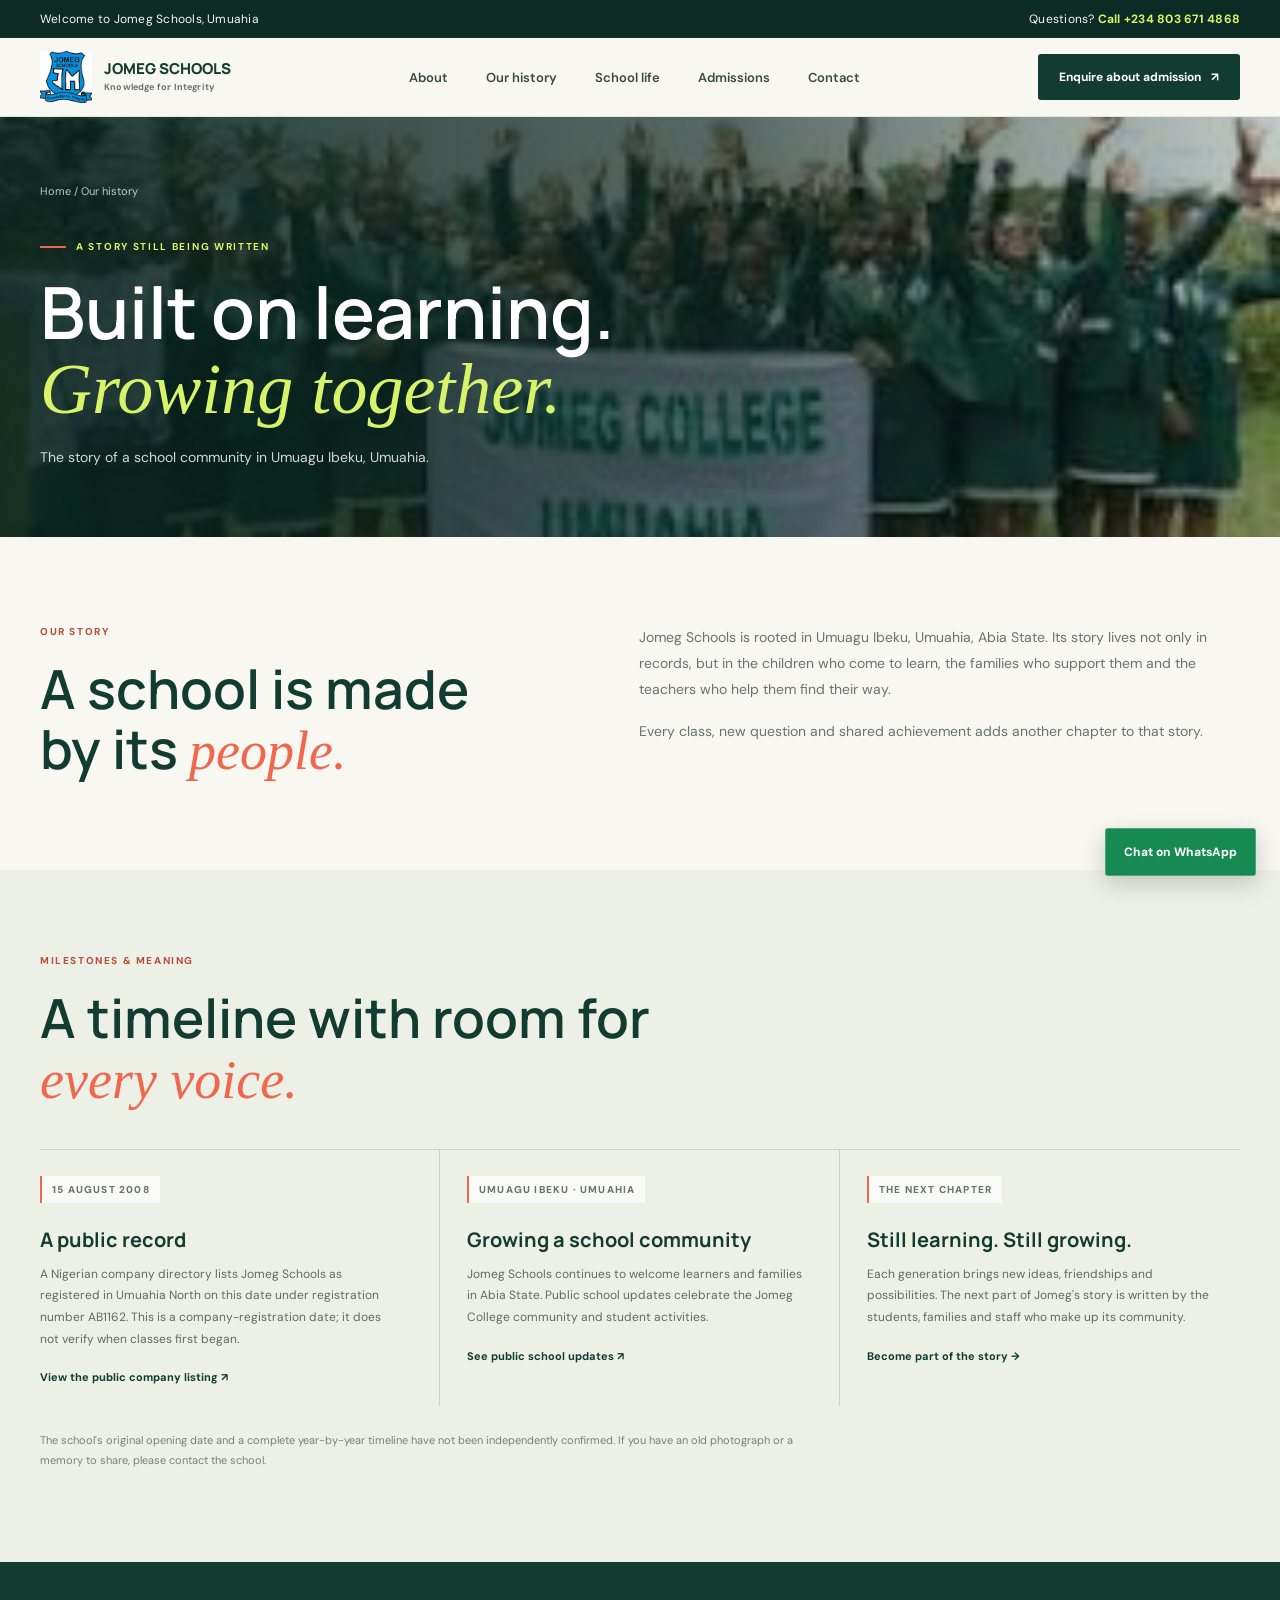
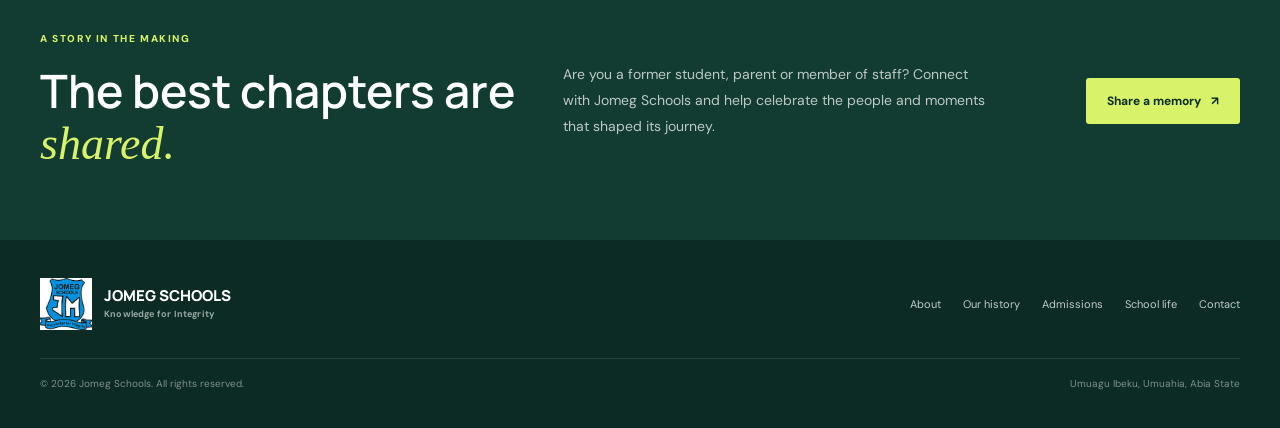
<file: history.html>
<!DOCTYPE html>
<html lang="en">
<head>
  <meta charset="utf-8">
  <meta name="viewport" content="width=device-width, initial-scale=1">
  <meta name="theme-color" content="#123c32">
  <meta name="description" content="Discover the story and community of Jomeg Schools in Umuagu Ibeku, Umuahia.">
  <title>Our History | Jomeg Schools</title>
  <link rel="preconnect" href="https://fonts.googleapis.com">
  <link rel="preconnect" href="https://fonts.gstatic.com" crossorigin>
  <link href="https://fonts.googleapis.com/css2?family=DM+Sans:wght@400;500;600;700&family=Manrope:wght@400;500;600;700;800&display=swap" rel="stylesheet">
  <link rel="stylesheet" href="history.css">
  <script src="site.js" defer></script>
</head>
<body class="history-page">
  <div class="announcement"><div class="shell announcement-inner"><p>Welcome to Jomeg Schools, Umuahia</p><p>Questions? <a href="tel:+2348036714868">Call +234 803 671 4868</a></p></div></div>
  <header class="site-header">
    <div class="shell nav-row">
      <a class="brand" href="index.html#home" aria-label="Jomeg Schools home"><img class="brand-logo" src="Logo.png" alt=""><span><span class="brand-name">JOMEG SCHOOLS</span><span class="brand-sub">Knowledge for Integrity</span></span></a>
      <nav class="nav-links" id="site-nav" aria-label="Main navigation"><a href="about.html">About</a><a href="history.html" aria-current="page">Our history</a><a href="index.html#school-life">School life</a><a href="admissions.html">Admissions</a><a href="index.html#contact">Contact</a></nav>
      <div class="nav-actions"><a class="button button-dark" href="admissions.html">Enquire about admission <span aria-hidden="true">↗</span></a><button class="menu-toggle" type="button" aria-label="Open navigation" aria-expanded="false" aria-controls="site-nav"><svg viewBox="0 0 24 24" fill="none" stroke="currentColor" stroke-width="1.8" aria-hidden="true"><path d="M4 7h16M4 12h16M4 17h16"/></svg></button></div>
    </div>
  </header>
  <main>
    <section class="page-hero" aria-labelledby="page-title">
      <img class="page-hero-image" src="Students.png" alt="Jomeg College pupils standing together with their school banner">
      <div class="shell page-hero-content"><p class="breadcrumbs"><a href="index.html">Home</a> / Our history</p><p class="eyebrow">A story still being written</p><h1 id="page-title">Built on learning.<br><em>Growing together.</em></h1><p class="page-hero-copy">The story of a school community in Umuagu Ibeku, Umuahia.</p></div>
    </section>
    <section class="page-content"><div class="shell page-intro-grid"><div><p class="section-label">Our story</p><h2 class="section-heading">A school is made by its <em>people.</em></h2></div><div class="page-copy"><p>Jomeg Schools is rooted in Umuagu Ibeku, Umuahia, Abia State. Its story lives not only in records, but in the children who come to learn, the families who support them and the teachers who help them find their way.</p><p>Every class, new question and shared achievement adds another chapter to that story.</p></div></div></section>
    <section class="history-section"><div class="shell"><p class="section-label">Milestones & meaning</p><h2 class="section-heading">A timeline with room for <em>every voice.</em></h2><div class="history-timeline">
      <article class="history-milestone"><span class="history-date">15 AUGUST 2008</span><h3>A public record</h3><p>A Nigerian company directory lists Jomeg Schools as registered in Umuahia North on this date under registration number AB1162. This is a company-registration date; it does not verify when classes first began.</p><a href="https://ng-check.com/jomeg-schools" target="_blank" rel="noopener noreferrer">View the public company listing ↗</a></article>
      <article class="history-milestone"><span class="history-date">UMUAGU IBEKU · UMUAHIA</span><h3>Growing a school community</h3><p>Jomeg Schools continues to welcome learners and families in Abia State. Public school updates celebrate the Jomeg College community and student activities.</p><a href="https://www.facebook.com/search/top?q=jomeg%20schools%20umuahia" target="_blank" rel="noopener noreferrer">See public school updates ↗</a></article>
      <article class="history-milestone"><span class="history-date">THE NEXT CHAPTER</span><h3>Still learning. Still growing.</h3><p>Each generation brings new ideas, friendships and possibilities. The next part of Jomeg's story is written by the students, families and staff who make up its community.</p><a href="admissions.html">Become part of the story <span aria-hidden="true">→</span></a></article>
    </div><p class="history-note">The school's original opening date and a complete year-by-year timeline have not been independently confirmed. If you have an old photograph or a memory to share, please contact the school.</p></div></section>
    <section class="page-highlight"><div class="shell page-highlight-inner"><div><p class="section-label">A story in the making</p><h2 class="section-heading">The best chapters are <em>shared.</em></h2></div><p class="page-copy">Are you a former student, parent or member of staff? Connect with Jomeg Schools and help celebrate the people and moments that shaped its journey.</p><a class="button button-lime" href="https://wa.me/2348036714868" target="_blank" rel="noopener noreferrer">Share a memory <span aria-hidden="true">↗</span></a></div></section>
  </main>
  <footer class="footer"><div class="shell"><div class="footer-main"><a class="brand" href="index.html#home" aria-label="Jomeg Schools home"><img class="brand-logo" src="Logo.png" alt=""><span><span class="brand-name">JOMEG SCHOOLS</span><span class="brand-sub">Knowledge for Integrity</span></span></a><nav class="footer-links" aria-label="Footer navigation"><a href="about.html">About</a><a href="history.html">Our history</a><a href="admissions.html">Admissions</a><a href="index.html#school-life">School life</a><a href="index.html#contact">Contact</a></nav></div><div class="footer-bottom"><p>© <span id="year"></span> Jomeg Schools. All rights reserved.</p><p>Umuagu Ibeku, Umuahia, Abia State</p></div></div></footer>
</body>
</html>
</file>
<file: index.css>
@import url("styles.css");

.home-page .hero-stamp {
  animation: stamp-arrive .7s .4s both;
}

@keyframes stamp-arrive {
  from { opacity: 0; transform: rotate(-8deg) scale(.82); }
  to { opacity: 1; transform: rotate(10deg) scale(1); }
}
</file>
<file: about.css>
@import url("styles.css");

.about-page .page-hero-image {
  object-position: center 42%;
}
</file>
<file: admissions.css>
@import url("styles.css");

.admissions-page .admission-step {
  transition: background-color .2s, transform .2s;
}

.admissions-page .admission-step:hover {
  transform: translateY(-3px);
}

.class-level-section {
  padding-block: 72px;
  background: #fff;
}

.class-level-heading {
  margin-bottom: 32px;
}

.class-level-grid {
  display: grid;
  grid-template-columns: repeat(3, 1fr);
  border-top: 1px solid var(--line);
  border-bottom: 1px solid var(--line);
}

.class-level {
  padding: 24px 28px 24px 0;
  border-right: 1px solid var(--line);
}

.class-level + .class-level {
  padding-left: 28px;
}

.class-level:last-child {
  border-right: 0;
}

.class-level h3 {
  margin: 0 0 10px;
  color: var(--forest);
  font: 700 17px var(--display);
}

.class-level p {
  margin: 0;
  color: var(--muted);
  font-size: 13px;
  line-height: 1.7;
}

.class-level .class-fee {
  margin-top: 12px;
  color: var(--forest);
  font-weight: 700;
}

.bank-payment-section {
  padding-block: 76px;
  background: #f0ebe1;
}

.bank-payment-grid {
  display: grid;
  grid-template-columns: 1fr 1fr;
  align-items: start;
  gap: 9%;
}

.bank-payment-copy .section-heading {
  max-width: 440px;
  margin-bottom: 18px;
}

.bank-payment-copy > p:last-child,
.bank-payment-note {
  max-width: 460px;
  color: var(--muted);
  font-size: 13px;
  line-height: 1.75;
}

.bank-payment-details dl {
  margin: 0 0 22px;
}

.bank-payment-details dl > div {
  display: grid;
  grid-template-columns: minmax(110px, .8fr) 1.2fr;
  gap: 16px;
  padding: 13px 0;
  border-bottom: 1px solid #d8d5ca;
}

.bank-payment-details dt {
  color: var(--muted);
  font-size: 12px;
}

.bank-payment-details dd {
  margin: 0;
  color: var(--forest);
  font-size: 14px;
  font-weight: 800;
}

.bank-payment-note {
  margin: 12px 0 0;
  font-size: 11px;
}

@media (max-width: 620px) {
  .class-level-section {
    padding-block: 58px;
  }

  .bank-payment-section {
    padding-block: 58px;
  }

  .bank-payment-grid {
    grid-template-columns: 1fr;
    gap: 20px;
  }

  .bank-payment-details dl > div {
    grid-template-columns: 1fr 1.2fr;
  }

  .class-level-grid {
    grid-template-columns: 1fr;
  }

  .class-level,
  .class-level + .class-level {
    padding: 20px 0;
    border-right: 0;
    border-bottom: 1px solid var(--line);
  }

  .class-level:last-child {
    border-bottom: 0;
  }
}
</file>
<file: history.css>
@import url("styles.css");

.history-page .history-date {
  display: inline-block;
  padding: 7px 10px;
  border-left: 2px solid var(--coral);
  background: rgba(255, 255, 255, .7);
}
</file>
